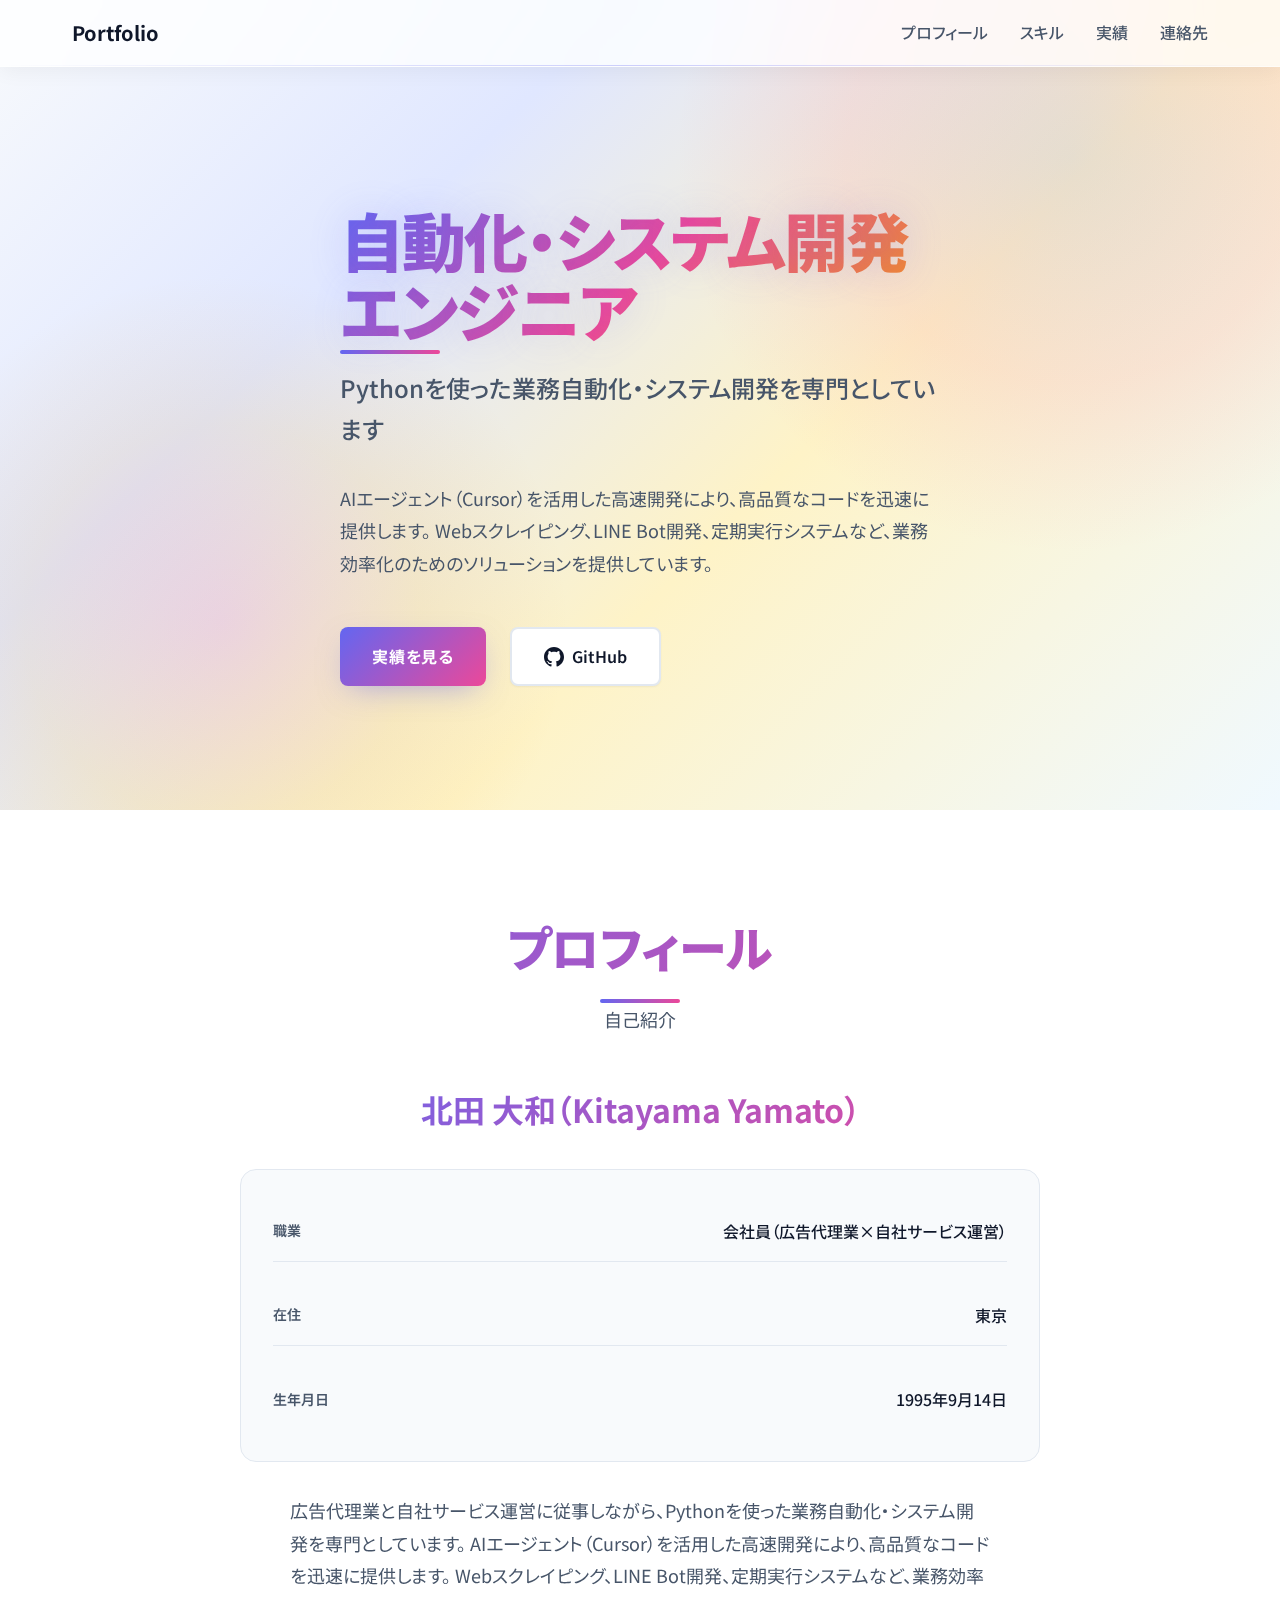
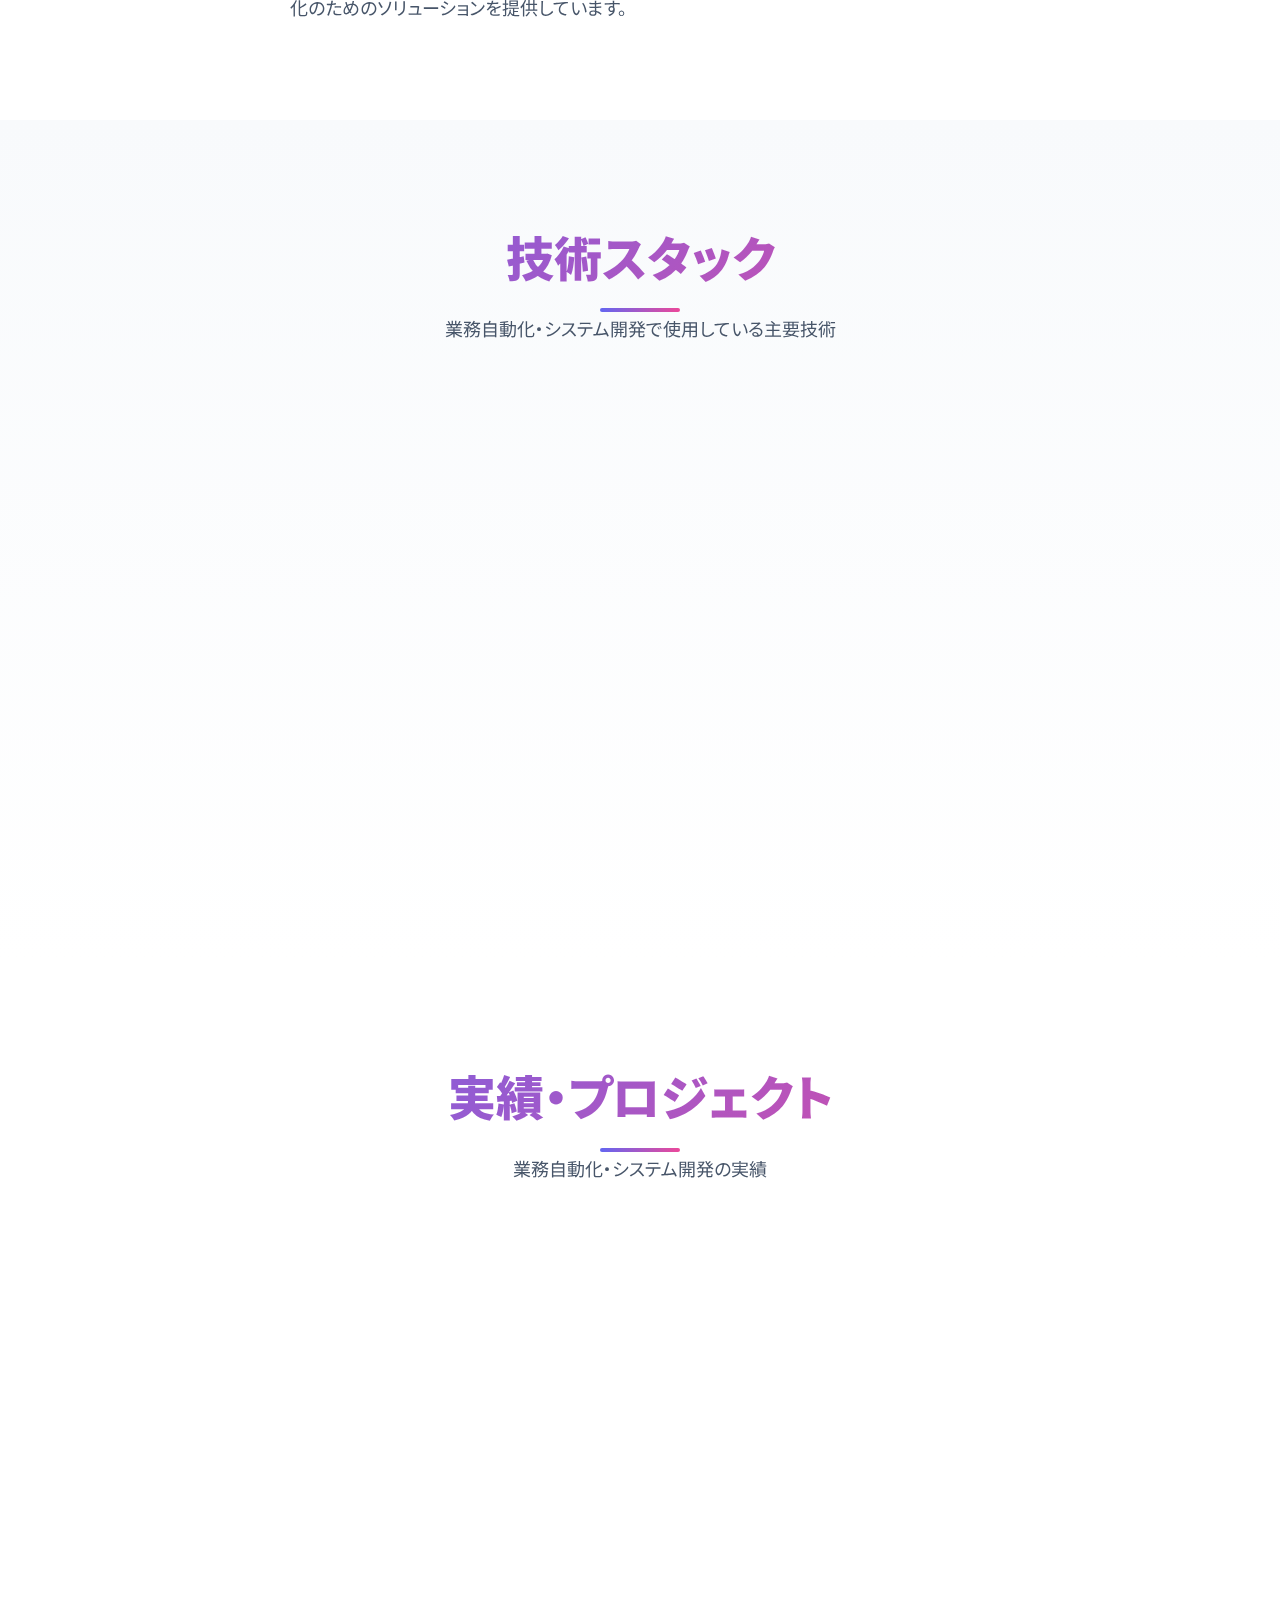
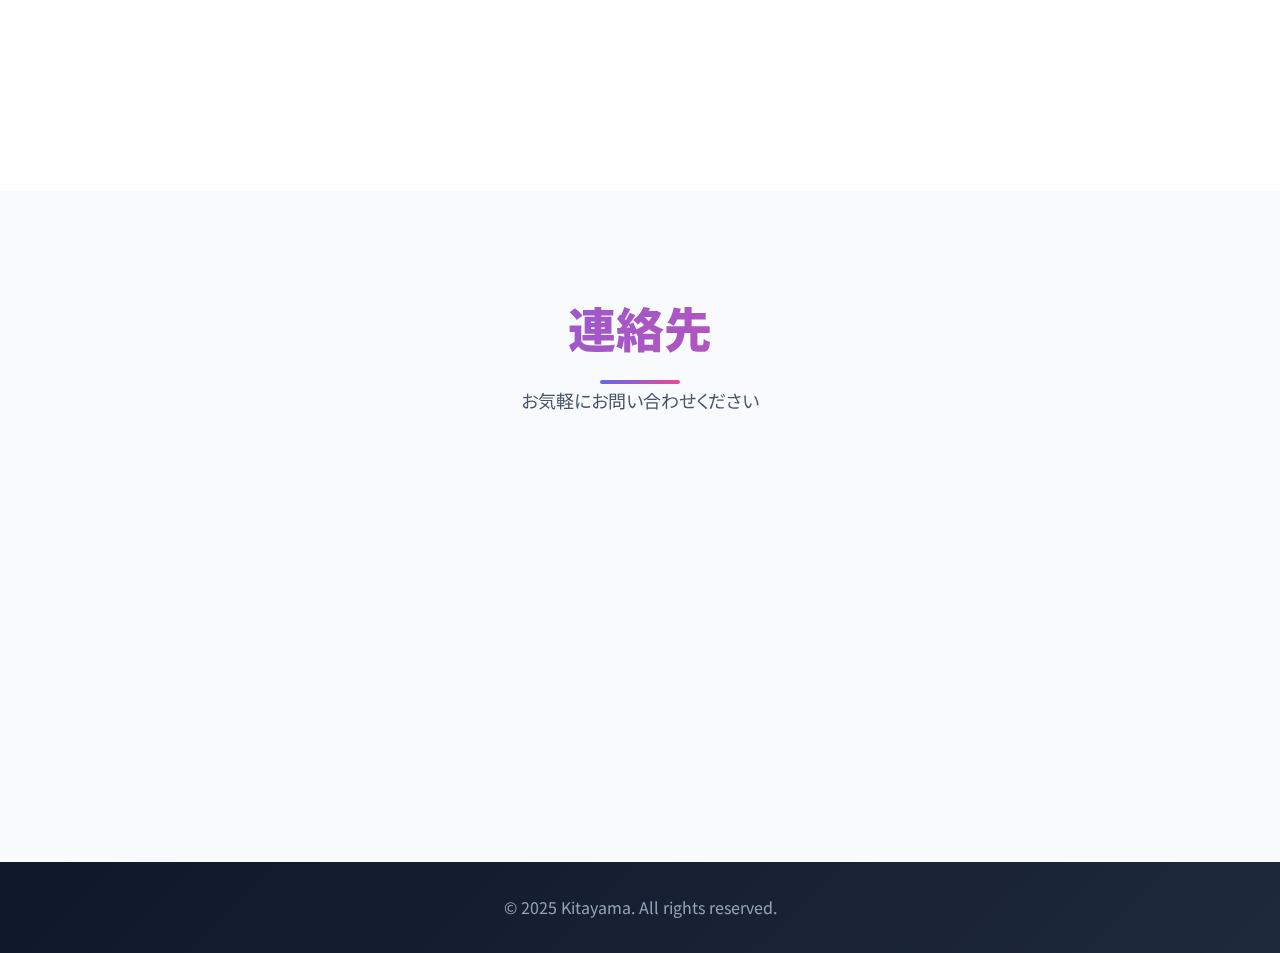
<file: index.html>
<!DOCTYPE html>
<html lang="ja">
<head>
    <meta charset="UTF-8">
    <meta name="viewport" content="width=device-width, initial-scale=1.0">
    <title>Portfolio | Kitayama - 自動化・システム開発エンジニア</title>
    <meta name="description" content="Pythonを使った業務自動化・システム開発を専門とするエンジニアのポートフォリオ">
    <link rel="preconnect" href="https://fonts.googleapis.com">
    <link rel="preconnect" href="https://fonts.gstatic.com" crossorigin>
    <link href="https://fonts.googleapis.com/css2?family=Noto+Sans+JP:wght@400;500;700;900&display=swap" rel="stylesheet">
    <link rel="stylesheet" href="styles.css">
</head>
<body>
    <!-- ナビゲーション -->
    <nav class="navbar">
        <div class="container">
            <div class="nav-content">
                <a href="#home" class="nav-logo">Portfolio</a>
                <ul class="nav-menu">
                    <li><a href="#about">プロフィール</a></li>
                    <li><a href="#skills">スキル</a></li>
                    <li><a href="#projects">実績</a></li>
                    <li><a href="#contact">連絡先</a></li>
                </ul>
            </div>
        </div>
    </nav>

    <!-- ヒーローセクション -->
    <section id="home" class="hero">
        <div class="container">
            <div class="hero-content">
                <h1 class="hero-title">自動化・システム開発エンジニア</h1>
                <p class="hero-subtitle">Pythonを使った業務自動化・システム開発を専門としています</p>
                <p class="hero-description">
                    AIエージェント（Cursor）を活用した高速開発により、高品質なコードを迅速に提供します。
                    Webスクレイピング、LINE Bot開発、定期実行システムなど、業務効率化のためのソリューションを提供しています。
                </p>
                <div class="hero-cta">
                    <a href="#projects" class="btn btn-primary">実績を見る</a>
                    <a href="https://github.com/kitayama-ai" target="_blank" rel="noopener noreferrer" class="btn btn-secondary">
                        <svg class="icon" width="20" height="20" viewBox="0 0 24 24" fill="currentColor">
                            <path d="M12 0c-6.626 0-12 5.373-12 12 0 5.302 3.438 9.8 8.207 11.387.599.111.793-.261.793-.577v-2.234c-3.338.726-4.033-1.416-4.033-1.416-.546-1.387-1.333-1.756-1.333-1.756-1.089-.745.083-.729.083-.729 1.205.084 1.839 1.237 1.839 1.237 1.07 1.834 2.807 1.304 3.492.997.107-.775.418-1.305.762-1.604-2.665-.305-5.467-1.334-5.467-5.931 0-1.311.469-2.381 1.236-3.221-.124-.303-.535-1.524.117-3.176 0 0 1.008-.322 3.301 1.23.957-.266 1.983-.399 3.003-.404 1.02.005 2.047.138 3.006.404 2.291-1.552 3.297-1.23 3.297-1.23.653 1.653.242 2.874.118 3.176.77.84 1.235 1.911 1.235 3.221 0 4.609-2.807 5.624-5.479 5.921.43.372.823 1.102.823 2.222v3.293c0 .319.192.694.801.576 4.765-1.589 8.199-6.086 8.199-11.386 0-6.627-5.373-12-12-12z"/>
                        </svg>
                        GitHub
                    </a>
                </div>
            </div>
        </div>
    </section>

    <!-- プロフィールセクション -->
    <section id="about" class="about">
        <div class="container">
            <h2 class="section-title">プロフィール</h2>
            <p class="section-subtitle">自己紹介</p>
            <div class="about-content">
                <div class="about-text">
                    <h3>北田 大和（Kitayama Yamato）</h3>
                    <div class="about-info">
                        <div class="about-item">
                            <span class="about-label">職業</span>
                            <span class="about-value">会社員（広告代理業×自社サービス運営）</span>
                        </div>
                        <div class="about-item">
                            <span class="about-label">在住</span>
                            <span class="about-value">東京</span>
                        </div>
                        <div class="about-item">
                            <span class="about-label">生年月日</span>
                            <span class="about-value">1995年9月14日</span>
                        </div>
                    </div>
                    <p class="about-description">
                        広告代理業と自社サービス運営に従事しながら、Pythonを使った業務自動化・システム開発を専門としています。
                        AIエージェント（Cursor）を活用した高速開発により、高品質なコードを迅速に提供します。
                        Webスクレイピング、LINE Bot開発、定期実行システムなど、業務効率化のためのソリューションを提供しています。
                    </p>
                </div>
            </div>
        </div>
    </section>

    <!-- スキルセクション -->
    <section id="skills" class="skills">
        <div class="container">
            <h2 class="section-title">技術スタック</h2>
            <p class="section-subtitle">業務自動化・システム開発で使用している主要技術</p>
            <div class="skills-grid">
                <div class="skill-category">
                    <h3 class="skill-category-title">プログラミング言語</h3>
                    <div class="skill-tags">
                        <span class="skill-tag">Python</span>
                    </div>
                </div>
                <div class="skill-category">
                    <h3 class="skill-category-title">スクレイピング</h3>
                    <div class="skill-tags">
                        <span class="skill-tag">BeautifulSoup</span>
                        <span class="skill-tag">Selenium</span>
                        <span class="skill-tag">Playwright</span>
                    </div>
                </div>
                <div class="skill-category">
                    <h3 class="skill-category-title">API連携</h3>
                    <div class="skill-tags">
                        <span class="skill-tag">LINE Messaging API</span>
                        <span class="skill-tag">Google Sheets API</span>
                        <span class="skill-tag">REST API</span>
                    </div>
                </div>
                <div class="skill-category">
                    <h3 class="skill-category-title">自動化・スケジューリング</h3>
                    <div class="skill-tags">
                        <span class="skill-tag">n8n</span>
                        <span class="skill-tag">Docker</span>
                        <span class="skill-tag">Google Apps Script</span>
                        <span class="skill-tag">cron</span>
                    </div>
                </div>
                <div class="skill-category">
                    <h3 class="skill-category-title">AI・機械学習</h3>
                    <div class="skill-tags">
                        <span class="skill-tag">OpenAI API</span>
                        <span class="skill-tag">AIエージェント（Cursor）</span>
                    </div>
                </div>
                <div class="skill-category">
                    <h3 class="skill-category-title">その他</h3>
                    <div class="skill-tags">
                        <span class="skill-tag">Git/GitHub</span>
                        <span class="skill-tag">HTML/CSS/JavaScript</span>
                    </div>
                </div>
            </div>
        </div>
    </section>

    <!-- 実績セクション -->
    <section id="projects" class="projects">
        <div class="container">
            <h2 class="section-title">実績・プロジェクト</h2>
            <p class="section-subtitle">業務自動化・システム開発の実績</p>
            <div class="projects-grid" id="projects-grid">
                <!-- プロジェクトはJavaScriptで動的に読み込まれます -->
            </div>
        </div>
    </section>

    <!-- 連絡先セクション -->
    <section id="contact" class="contact">
        <div class="container">
            <h2 class="section-title">連絡先</h2>
            <p class="section-subtitle">お気軽にお問い合わせください</p>
            <div class="contact-content">
                <div class="contact-item">
                    <svg class="contact-icon" width="24" height="24" viewBox="0 0 24 24" fill="currentColor">
                        <path d="M12 0c-6.626 0-12 5.373-12 12 0 5.302 3.438 9.8 8.207 11.387.599.111.793-.261.793-.577v-2.234c-3.338.726-4.033-1.416-4.033-1.416-.546-1.387-1.333-1.756-1.333-1.756-1.089-.745.083-.729.083-.729 1.205.084 1.839 1.237 1.839 1.237 1.07 1.834 2.807 1.304 3.492.997.107-.775.418-1.305.762-1.604-2.665-.305-5.467-1.334-5.467-5.931 0-1.311.469-2.381 1.236-3.221-.124-.303-.535-1.524.117-3.176 0 0 1.008-.322 3.301 1.23.957-.266 1.983-.399 3.003-.404 1.02.005 2.047.138 3.006.404 2.291-1.552 3.297-1.23 3.297-1.23.653 1.653.242 2.874.118 3.176.77.84 1.235 1.911 1.235 3.221 0 4.609-2.807 5.624-5.479 5.921.43.372.823 1.102.823 2.222v3.293c0 .319.192.694.801.576 4.765-1.589 8.199-6.086 8.199-11.386 0-6.627-5.373-12-12-12z"/>
                    </svg>
                    <div>
                        <h3>GitHub</h3>
                        <a href="https://github.com/kitayama-ai" target="_blank" rel="noopener noreferrer">github.com/kitayama-ai</a>
                    </div>
                </div>
                <div class="contact-item">
                    <svg class="contact-icon" width="24" height="24" viewBox="0 0 24 24" fill="none" stroke="currentColor" stroke-width="2">
                        <path d="M4 4h16c1.1 0 2 .9 2 2v12c0 1.1-.9 2-2 2H4c-1.1 0-2-.9-2-2V6c0-1.1.9-2 2-2z"/>
                        <polyline points="22,6 12,13 2,6"/>
                    </svg>
                    <div>
                        <h3>Email</h3>
                        <p>お問い合わせはGitHubのIssueまたはメールでお願いします</p>
                    </div>
                </div>
            </div>
        </div>
    </section>

    <!-- フッター -->
    <footer class="footer">
        <div class="container">
            <p>&copy; 2025 Kitayama. All rights reserved.</p>
        </div>
    </footer>

    <script src="script.js"></script>
</body>
</html>
</file>
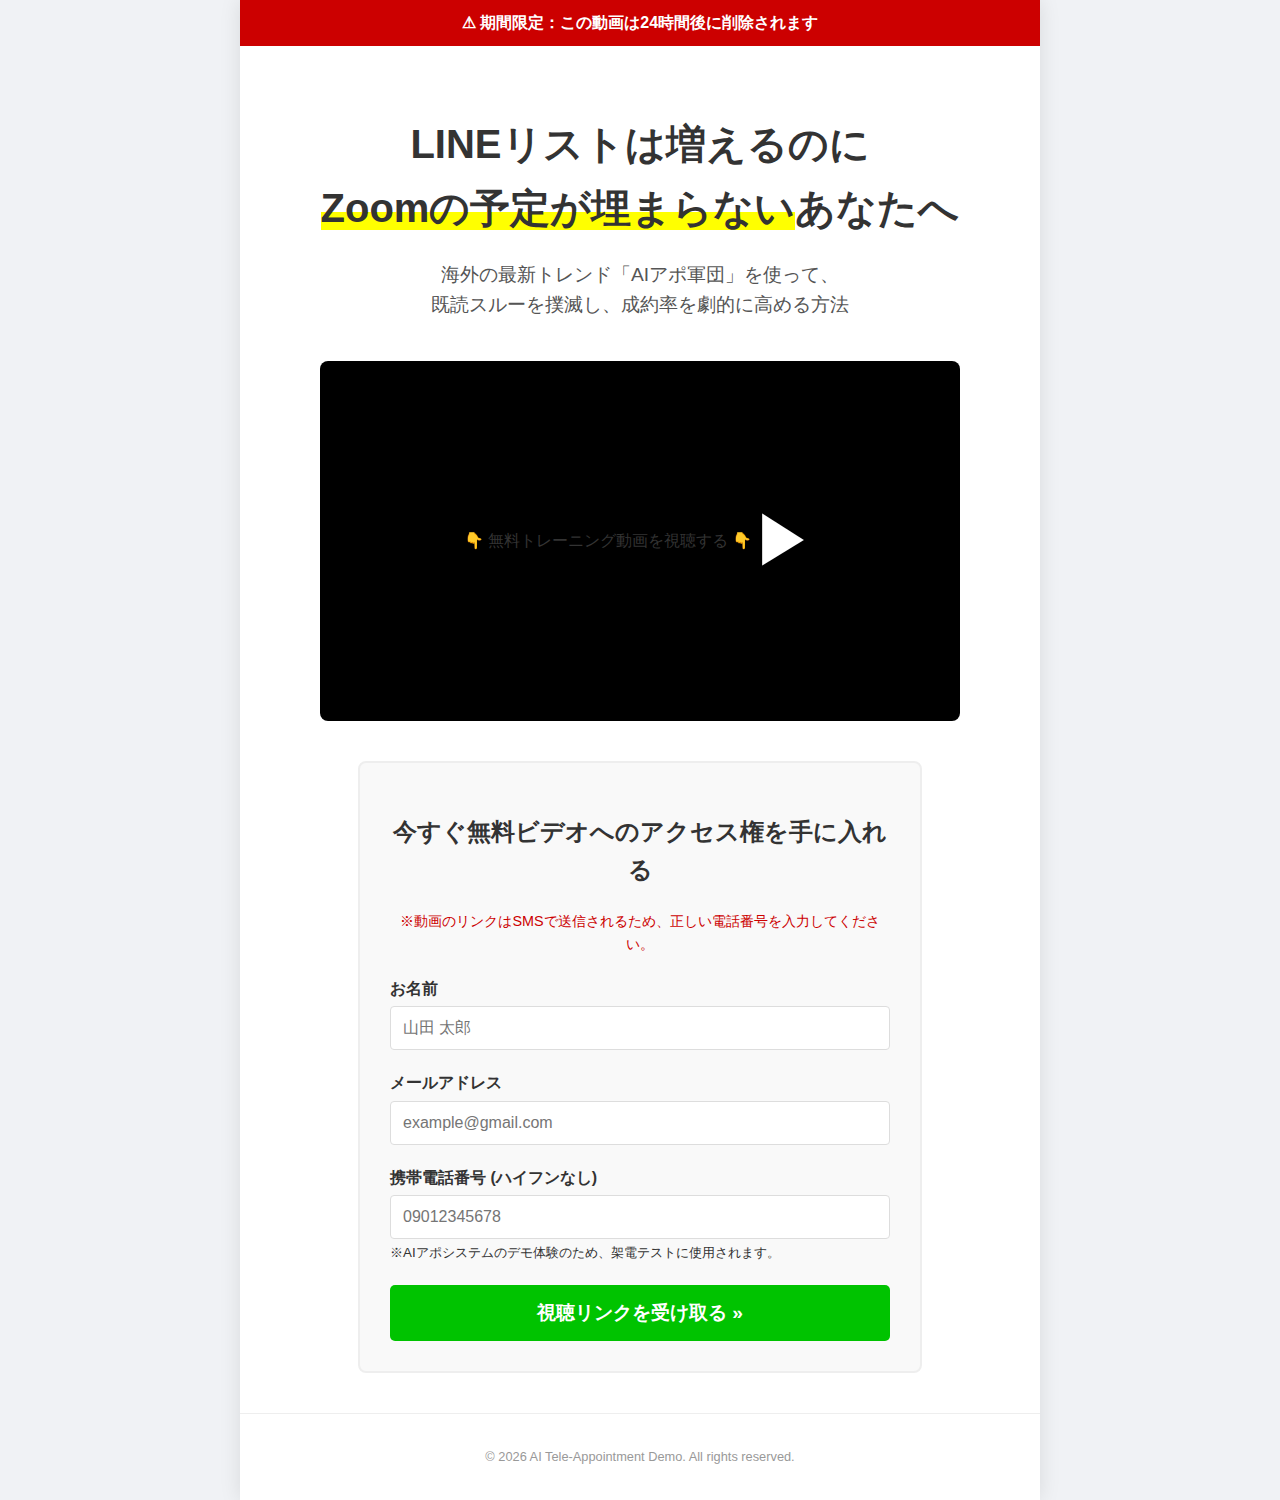
<file: ai-tele-appointment/static/index.html>
<!DOCTYPE html>
<html lang="ja">
<head>
    <meta charset="UTF-8">
    <meta name="viewport" content="width=device-width, initial-scale=1.0">
    <title>【無料公開】Zoomアポ獲得の極意</title>
    <link rel="stylesheet" href="style.css">
</head>
<body>
    <div class="container">
        <header>
            <div class="alert-bar">⚠ 期間限定：この動画は24時間後に削除されます</div>
        </header>
        
        <main>
            <div class="headline-section">
                <h1>LINEリストは増えるのに<br><span class="highlight">Zoomの予定が埋まらない</span>あなたへ</h1>
                <p class="sub-headline">海外の最新トレンド「AIアポ軍団」を使って、<br>既読スルーを撲滅し、成約率を劇的に高める方法</p>
            </div>

            <div class="vsl-placeholder">
                <div class="video-overlay">
                    <p>👇 無料トレーニング動画を視聴する 👇</p>
                </div>
                <!-- ここにYouTubeやVimeoの埋め込みが入る想定 -->
                <div class="video-mock">
                    <div class="play-button">▶</div>
                </div>
            </div>

            <div class="form-section">
                <h2>今すぐ無料ビデオへのアクセス権を手に入れる</h2>
                <p class="form-note">※動画のリンクはSMSで送信されるため、正しい電話番号を入力してください。</p>
                
                <form id="optin-form">
                    <div class="input-group">
                        <label for="name">お名前</label>
                        <input type="text" id="name" name="name" placeholder="山田 太郎" required>
                    </div>
                    
                    <div class="input-group">
                        <label for="email">メールアドレス</label>
                        <input type="email" id="email" name="email" placeholder="example@gmail.com" required>
                    </div>

                    <div class="input-group">
                        <label for="phone">携帯電話番号 (ハイフンなし)</label>
                        <input type="tel" id="phone" name="phone" placeholder="09012345678" pattern="[0-9]{10,11}" required>
                        <small>※AIアポシステムのデモ体験のため、架電テストに使用されます。</small>
                    </div>

                    <button type="submit" class="cta-button">視聴リンクを受け取る &raquo;</button>
                </form>
                <div id="status-message" style="display:none; margin-top: 10px;"></div>
            </div>
        </main>

        <footer>
            <p>&copy; 2026 AI Tele-Appointment Demo. All rights reserved.</p>
        </footer>
    </div>

    <script>
        document.getElementById('optin-form').addEventListener('submit', async function(e) {
            e.preventDefault();
            
            const formData = {
                name: document.getElementById('name').value,
                email: document.getElementById('email').value,
                phone: document.getElementById('phone').value
            };

            const statusDiv = document.getElementById('status-message');
            const submitBtn = document.querySelector('.cta-button');
            
            submitBtn.disabled = true;
            submitBtn.textContent = "送信中...";

            try {
                const response = await fetch('/api/register', {
                    method: 'POST',
                    headers: {
                        'Content-Type': 'application/json',
                    },
                    body: JSON.stringify(formData)
                });

                const result = await response.json();

                if (response.ok) {
                    statusDiv.style.display = 'block';
                    statusDiv.style.color = 'green';
                    statusDiv.innerHTML = '<strong>登録完了！</strong><br>数秒以内に、あなたの携帯電話にAIから着信があります。<br>そのまま動画をお待ちください...';
                    
                    // ここでサンクスページへリダイレクトなどの処理
                    setTimeout(() => {
                        alert("デモ: バックエンドでVapi API呼び出しが完了しました。\n(APIキー未設定の場合はモック動作)");
                    }, 1000);
                } else {
                    throw new Error(result.message || 'エラーが発生しました');
                }
            } catch (error) {
                statusDiv.style.display = 'block';
                statusDiv.style.color = 'red';
                statusDiv.textContent = 'エラー: ' + error.message;
                submitBtn.disabled = false;
                submitBtn.textContent = "視聴リンクを受け取る »";
            }
        });
    </script>
</body>
</html>
</file>
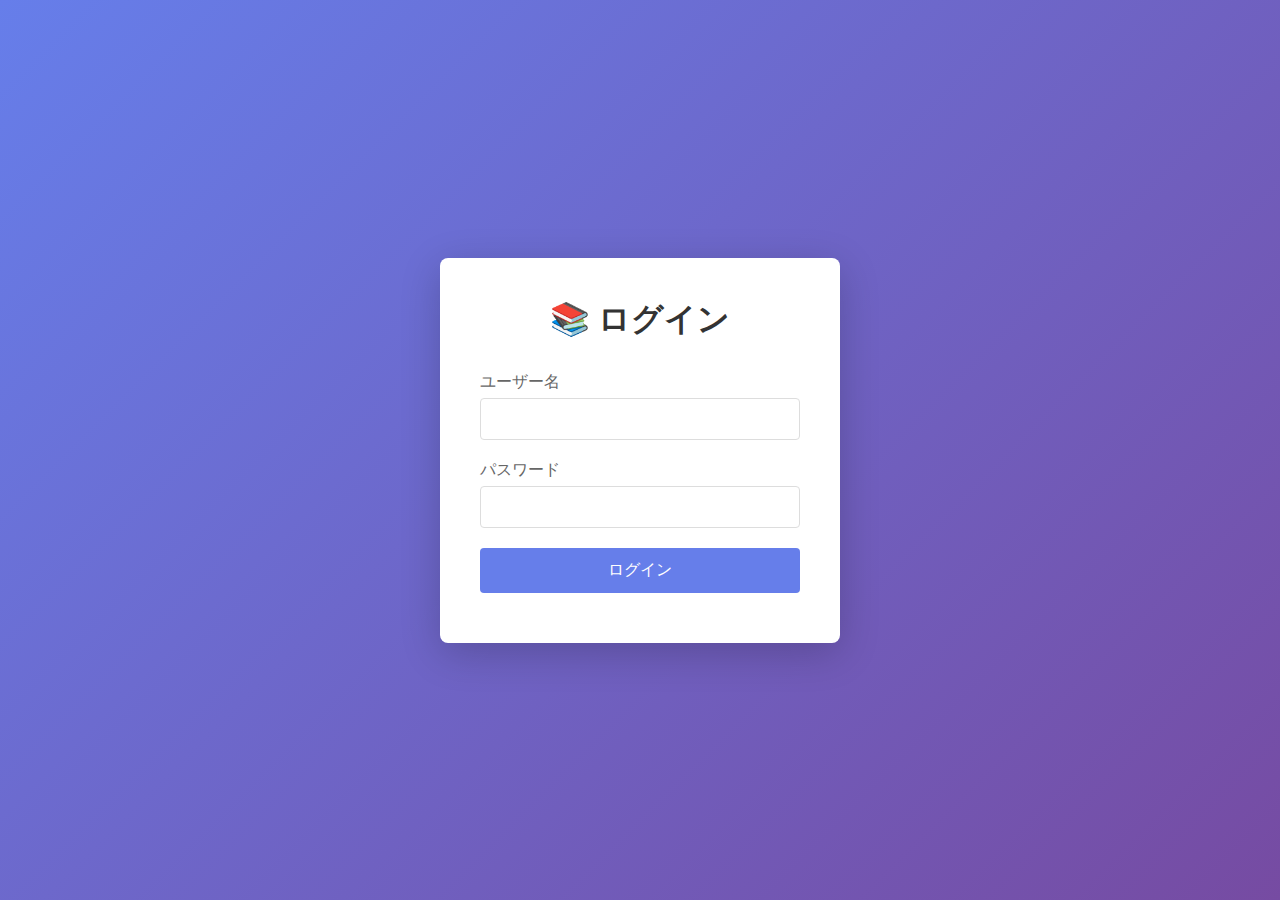
<file: online-school-bot/frontend/login.html>
<!DOCTYPE html>
<html lang="ja">
<head>
    <meta charset="UTF-8">
    <meta name="viewport" content="width=device-width, initial-scale=1.0">
    <title>ログイン - ISAIチャットボット</title>
    <style>
        * {
            margin: 0;
            padding: 0;
            box-sizing: border-box;
        }
        
        body {
            font-family: -apple-system, BlinkMacSystemFont, 'Segoe UI', Roboto, sans-serif;
            background: linear-gradient(135deg, #667eea 0%, #764ba2 100%);
            display: flex;
            justify-content: center;
            align-items: center;
            min-height: 100vh;
            padding: 20px;
        }
        
        .login-container {
            background: white;
            padding: 40px;
            border-radius: 8px;
            box-shadow: 0 10px 40px rgba(0,0,0,0.2);
            width: 100%;
            max-width: 400px;
        }
        
        h1 {
            text-align: center;
            margin-bottom: 30px;
            color: #333;
        }
        
        .form-group {
            margin-bottom: 20px;
        }
        
        label {
            display: block;
            margin-bottom: 5px;
            color: #666;
            font-weight: 500;
        }
        
        input {
            width: 100%;
            padding: 12px;
            border: 1px solid #ddd;
            border-radius: 4px;
            font-size: 14px;
        }
        
        button {
            width: 100%;
            padding: 12px;
            background: #667eea;
            color: white;
            border: none;
            border-radius: 4px;
            font-size: 16px;
            font-weight: 500;
            cursor: pointer;
            transition: background 0.2s;
        }
        
        button:hover {
            background: #5568d3;
        }
        
        .error {
            color: #dc3545;
            margin-top: 10px;
            font-size: 14px;
        }
    </style>
</head>
<body>
    <div class="login-container">
        <h1>📚 ログイン</h1>
        <form id="loginForm" onsubmit="login(event)">
            <div class="form-group">
                <label>ユーザー名</label>
                <input type="text" id="username" required />
            </div>
            <div class="form-group">
                <label>パスワード</label>
                <input type="password" id="password" required />
            </div>
            <button type="submit">ログイン</button>
            <div id="error" class="error"></div>
        </form>
    </div>
    
    <script>
        async function login(event) {
            event.preventDefault();
            
            const username = document.getElementById('username').value;
            const password = document.getElementById('password').value;
            const errorDiv = document.getElementById('error');
            
            try {
                const response = await fetch('/api/auth/login', {
                    method: 'POST',
                    headers: {
                        'Content-Type': 'application/json'
                    },
                    body: JSON.stringify({ username, password })
                });
                
                if (!response.ok) {
                    const error = await response.json();
                    throw new Error(error.detail || 'ログインに失敗しました');
                }
                
                const data = await response.json();
                localStorage.setItem('authToken', data.access_token);
                window.location.href = '/';
            } catch (error) {
                errorDiv.textContent = error.message;
            }
        }
    </script>
</body>
</html>
</file>
<file: styles.css>
/* リセット & ベース設定 */
* {
    margin: 0;
    padding: 0;
    box-sizing: border-box;
}

:root {
    --primary-color: #6366f1;
    --primary-hover: #4f46e5;
    --primary-light: #818cf8;
    --accent-color: #ec4899;
    --accent-light: #f472b6;
    --accent-2: #f59e0b;
    --accent-3: #10b981;
    --secondary-color: #64748b;
    --text-primary: #0f172a;
    --text-secondary: #475569;
    --text-muted: #94a3b8;
    --bg-primary: #ffffff;
    --bg-secondary: #f8fafc;
    --bg-tertiary: #f1f5f9;
    --bg-gradient-start: #f8fafc;
    --bg-gradient-end: #ffffff;
    --bg-hero-gradient: linear-gradient(135deg, #667eea 0%, #764ba2 100%);
    --border-color: #e2e8f0;
    --shadow-sm: 0 1px 2px 0 rgba(0, 0, 0, 0.05);
    --shadow-md: 0 4px 6px -1px rgba(0, 0, 0, 0.1), 0 2px 4px -1px rgba(0, 0, 0, 0.06);
    --shadow-lg: 0 10px 15px -3px rgba(0, 0, 0, 0.1), 0 4px 6px -2px rgba(0, 0, 0, 0.05);
    --shadow-xl: 0 20px 25px -5px rgba(0, 0, 0, 0.1), 0 10px 10px -5px rgba(0, 0, 0, 0.04);
    --shadow-colored: 0 10px 30px -10px rgba(99, 102, 241, 0.4);
    --shadow-colored-lg: 0 20px 60px -15px rgba(99, 102, 241, 0.5);
    --spacing-xs: 0.5rem;
    --spacing-sm: 1rem;
    --spacing-md: 1.5rem;
    --spacing-lg: 2rem;
    --spacing-xl: 3rem;
    --spacing-2xl: 4rem;
    --spacing-3xl: 6rem;
}

html {
    scroll-behavior: smooth;
}

body {
    font-family: 'Noto Sans JP', -apple-system, BlinkMacSystemFont, 'Segoe UI', 'Hiragino Kaku Gothic ProN', 'Hiragino Sans', Meiryo, sans-serif;
    line-height: 1.7;
    color: var(--text-primary);
    background-color: var(--bg-primary);
    background-image: 
        radial-gradient(circle at 20% 50%, rgba(99, 102, 241, 0.03) 0%, transparent 50%),
        radial-gradient(circle at 80% 80%, rgba(236, 72, 153, 0.03) 0%, transparent 50%),
        radial-gradient(circle at 40% 20%, rgba(245, 158, 11, 0.02) 0%, transparent 50%);
    background-attachment: fixed;
    -webkit-font-smoothing: antialiased;
    -moz-osx-font-smoothing: grayscale;
    font-feature-settings: "palt" 1;
    position: relative;
    overflow-x: hidden;
}

.container {
    max-width: 1200px;
    margin: 0 auto;
    padding: 0 var(--spacing-lg);
    position: relative;
}

/* ナビゲーション */
.navbar {
    position: fixed;
    top: 0;
    left: 0;
    right: 0;
    background: rgba(255, 255, 255, 0.8);
    backdrop-filter: blur(20px) saturate(180%);
    border-bottom: 1px solid rgba(255, 255, 255, 0.5);
    box-shadow: 0 4px 20px rgba(0, 0, 0, 0.05);
    z-index: 1000;
    padding: var(--spacing-sm) 0;
    transition: all 0.3s ease;
}

.navbar::before {
    content: '';
    position: absolute;
    bottom: 0;
    left: 0;
    width: 100%;
    height: 1px;
    background: linear-gradient(90deg, transparent, var(--primary-color), transparent);
    opacity: 0.3;
}

.nav-content {
    display: flex;
    justify-content: space-between;
    align-items: center;
}

.nav-logo {
    font-size: 1.25rem;
    font-weight: 700;
    color: var(--text-primary);
    text-decoration: none;
    transition: color 0.2s;
}

.nav-logo:hover {
    color: var(--primary-color);
}

.nav-menu {
    display: flex;
    list-style: none;
    gap: var(--spacing-lg);
}

.nav-menu a {
    color: var(--text-secondary);
    text-decoration: none;
    font-weight: 500;
    transition: color 0.2s;
    position: relative;
}

.nav-menu a:hover {
    color: var(--primary-color);
}

.nav-menu a::after {
    content: '';
    position: absolute;
    bottom: -4px;
    left: 0;
    width: 0;
    height: 2px;
    background-color: var(--primary-color);
    transition: width 0.2s;
}

.nav-menu a:hover::after {
    width: 100%;
}

/* ヒーローセクション */
.hero {
    padding: calc(80px + var(--spacing-3xl)) 0 var(--spacing-3xl);
    background: linear-gradient(135deg, #f8fafc 0%, #e0e7ff 30%, #fef3c7 60%, #f0f9ff 100%);
    position: relative;
    overflow: hidden;
    min-height: 90vh;
    display: flex;
    align-items: center;
}

.hero::before {
    content: '';
    position: absolute;
    top: -30%;
    right: -15%;
    width: 800px;
    height: 800px;
    background: radial-gradient(circle, rgba(99, 102, 241, 0.15) 0%, rgba(236, 72, 153, 0.1) 40%, transparent 70%);
    border-radius: 50%;
    pointer-events: none;
    animation: float 20s ease-in-out infinite;
}

.hero::after {
    content: '';
    position: absolute;
    bottom: -20%;
    left: -10%;
    width: 700px;
    height: 700px;
    background: radial-gradient(circle, rgba(236, 72, 153, 0.15) 0%, rgba(245, 158, 11, 0.1) 40%, transparent 70%);
    border-radius: 50%;
    pointer-events: none;
    animation: float 25s ease-in-out infinite reverse;
}

.hero .container {
    position: relative;
    z-index: 1;
}

.hero-wrapper {
    display: grid;
    grid-template-columns: 1fr 1fr;
    gap: var(--spacing-3xl);
    align-items: center;
    position: relative;
    z-index: 1;
}

.hero-content {
    text-align: left;
    max-width: 600px;
    position: relative;
    z-index: 1;
    animation: fadeInUp 0.8s ease-out;
}

@media (max-width: 968px) {
    .hero-wrapper {
        grid-template-columns: 1fr;
        gap: var(--spacing-xl);
    }
    
    .hero-content {
        text-align: center;
    }
}

.hero-title {
    font-size: 4rem;
    font-weight: 900;
    background: linear-gradient(135deg, var(--primary-color) 0%, var(--accent-color) 50%, var(--accent-2) 100%);
    -webkit-background-clip: text;
    -webkit-text-fill-color: transparent;
    background-clip: text;
    margin-bottom: var(--spacing-md);
    line-height: 1.1;
    letter-spacing: -0.03em;
    text-shadow: 0 0 40px rgba(99, 102, 241, 0.2);
    position: relative;
    animation: fadeInUp 1s ease-out;
}

.hero-title::after {
    content: '';
    position: absolute;
    bottom: -10px;
    left: 0;
    width: 100px;
    height: 4px;
    background: linear-gradient(90deg, var(--primary-color), var(--accent-color));
    border-radius: 2px;
}

@media (max-width: 968px) {
    .hero-title::after {
        left: 50%;
        transform: translateX(-50%);
    }
}

.hero-subtitle {
    font-size: 1.5rem;
    font-weight: 500;
    color: var(--text-secondary);
    margin-bottom: var(--spacing-lg);
}

.hero-description {
    font-size: 1.125rem;
    color: var(--text-secondary);
    line-height: 1.8;
    margin-bottom: var(--spacing-xl);
}

.hero-cta {
    display: flex;
    gap: var(--spacing-md);
    justify-content: flex-start;
    flex-wrap: wrap;
    margin-top: var(--spacing-xl);
}

@media (max-width: 968px) {
    .hero-cta {
        justify-content: center;
    }
}

/* ヒーロービジュアル */
.hero-visual {
    position: relative;
    display: flex;
    flex-direction: column;
    align-items: center;
    justify-content: center;
    gap: var(--spacing-xl);
    animation: fadeInUp 1s ease-out 0.3s both;
}

.code-block {
    background: linear-gradient(135deg, rgba(15, 23, 42, 0.95) 0%, rgba(30, 41, 59, 0.95) 100%);
    backdrop-filter: blur(20px);
    border-radius: 1.5rem;
    padding: var(--spacing-lg);
    box-shadow: 0 20px 60px -15px rgba(0, 0, 0, 0.4);
    border: 1px solid rgba(99, 102, 241, 0.2);
    width: 100%;
    max-width: 500px;
    position: relative;
    overflow: hidden;
}

.code-block::before {
    content: '';
    position: absolute;
    top: 0;
    left: 0;
    width: 100%;
    height: 100%;
    background: linear-gradient(135deg, rgba(99, 102, 241, 0.1) 0%, rgba(236, 72, 153, 0.1) 100%);
    opacity: 0;
    transition: opacity 0.5s;
}

.code-block:hover::before {
    opacity: 1;
}

.code-header {
    display: flex;
    align-items: center;
    justify-content: space-between;
    margin-bottom: var(--spacing-md);
    padding-bottom: var(--spacing-sm);
    border-bottom: 1px solid rgba(255, 255, 255, 0.1);
}

.code-dots {
    display: flex;
    gap: 0.5rem;
}

.code-dots span {
    width: 12px;
    height: 12px;
    border-radius: 50%;
    background: rgba(255, 255, 255, 0.3);
}

.code-dots span:nth-child(1) {
    background: #ff5f57;
}

.code-dots span:nth-child(2) {
    background: #ffbd2e;
}

.code-dots span:nth-child(3) {
    background: #28ca42;
}

.code-title {
    color: rgba(255, 255, 255, 0.7);
    font-size: 0.875rem;
    font-family: 'Courier New', monospace;
}

.code-content {
    font-family: 'Courier New', monospace;
    font-size: 0.875rem;
    line-height: 1.8;
    color: #e2e8f0;
}

.code-line {
    margin-bottom: 0.5rem;
}

.code-line .keyword {
    color: #c792ea;
}

.code-line .function {
    color: #82aaff;
}

.code-line .variable {
    color: #ffcb6b;
}

.code-line .comment {
    color: #546e7a;
    font-style: italic;
}

.hero-icons {
    display: flex;
    gap: var(--spacing-lg);
    align-items: center;
    justify-content: center;
    flex-wrap: wrap;
}

.hero-icon {
    width: 80px;
    height: 80px;
    background: linear-gradient(135deg, rgba(255, 255, 255, 0.95) 0%, rgba(255, 255, 255, 0.85) 100%);
    backdrop-filter: blur(10px);
    border-radius: 1.5rem;
    display: flex;
    align-items: center;
    justify-content: center;
    box-shadow: 0 8px 30px -10px rgba(99, 102, 241, 0.3);
    border: 1px solid rgba(255, 255, 255, 0.8);
    transition: all 0.4s cubic-bezier(0.4, 0, 0.2, 1);
    position: relative;
    overflow: hidden;
}

.hero-icon::before {
    content: '';
    position: absolute;
    top: 50%;
    left: 50%;
    width: 0;
    height: 0;
    border-radius: 50%;
    background: linear-gradient(135deg, var(--primary-color), var(--accent-color));
    transform: translate(-50%, -50%);
    transition: width 0.4s, height 0.4s;
    z-index: -1;
}

.hero-icon:hover::before {
    width: 200px;
    height: 200px;
}

.hero-icon:hover {
    transform: translateY(-8px) scale(1.1);
    box-shadow: 0 20px 50px -10px rgba(99, 102, 241, 0.5);
    border-color: var(--primary-color);
}

.hero-icon svg {
    width: 40px;
    height: 40px;
    color: var(--primary-color);
    transition: color 0.3s;
    position: relative;
    z-index: 1;
}

.hero-icon:hover svg {
    color: white;
}

.icon-python svg {
    width: 48px;
    height: 48px;
}

.icon-automation svg {
    width: 36px;
    height: 36px;
}

.icon-ai svg {
    width: 36px;
    height: 36px;
}

@media (max-width: 968px) {
    .hero-visual {
        margin-top: var(--spacing-xl);
    }
}

.btn {
    display: inline-flex;
    align-items: center;
    gap: var(--spacing-xs);
    padding: 0.875rem 2rem;
    font-size: 1rem;
    font-weight: 600;
    text-decoration: none;
    border-radius: 0.5rem;
    transition: all 0.2s;
    border: none;
    cursor: pointer;
}

.btn-primary {
    background: linear-gradient(135deg, var(--primary-color) 0%, var(--accent-color) 100%);
    color: white;
    border: none;
    box-shadow: 0 10px 30px -10px rgba(99, 102, 241, 0.5);
    position: relative;
    overflow: hidden;
    font-weight: 700;
    letter-spacing: 0.05em;
}

.btn-primary::before {
    content: '';
    position: absolute;
    top: 0;
    left: -100%;
    width: 100%;
    height: 100%;
    background: linear-gradient(90deg, transparent, rgba(255, 255, 255, 0.4), transparent);
    transition: left 0.6s;
}

.btn-primary:hover::before {
    left: 100%;
}

.btn-primary::after {
    content: '';
    position: absolute;
    inset: 0;
    border-radius: 0.5rem;
    padding: 2px;
    background: linear-gradient(135deg, var(--primary-light), var(--accent-light));
    -webkit-mask: linear-gradient(#fff 0 0) content-box, linear-gradient(#fff 0 0);
    -webkit-mask-composite: xor;
    mask-composite: exclude;
    opacity: 0;
    transition: opacity 0.3s;
}

.btn-primary:hover::after {
    opacity: 1;
}

.btn-primary:hover {
    background: linear-gradient(135deg, var(--primary-light) 0%, var(--accent-light) 100%);
    transform: translateY(-4px) scale(1.02);
    box-shadow: 0 20px 50px -10px rgba(99, 102, 241, 0.6);
}

.btn-secondary {
    background-color: var(--bg-primary);
    color: var(--text-primary);
    border: 2px solid var(--border-color);
    box-shadow: var(--shadow-sm);
}

.btn-secondary:hover {
    background-color: var(--bg-secondary);
    border-color: var(--primary-color);
    color: var(--primary-color);
    transform: translateY(-3px);
    box-shadow: var(--shadow-md);
}

.btn .icon {
    width: 20px;
    height: 20px;
}

/* セクション共通 */
section {
    padding: var(--spacing-3xl) 0;
}

.section-title {
    font-size: 3rem;
    font-weight: 900;
    background: linear-gradient(135deg, var(--primary-color) 0%, var(--accent-color) 100%);
    -webkit-background-clip: text;
    -webkit-text-fill-color: transparent;
    background-clip: text;
    text-align: center;
    margin-bottom: var(--spacing-sm);
    position: relative;
    display: inline-block;
    width: 100%;
}

.section-title::after {
    content: '';
    position: absolute;
    bottom: -15px;
    left: 50%;
    transform: translateX(-50%);
    width: 80px;
    height: 4px;
    background: linear-gradient(90deg, var(--primary-color), var(--accent-color));
    border-radius: 2px;
}

.section-subtitle {
    font-size: 1.125rem;
    color: var(--text-secondary);
    text-align: center;
    margin-bottom: var(--spacing-xl);
}

/* プロフィールセクション */
.about {
    background-color: var(--bg-primary);
    position: relative;
}

.about-content {
    max-width: 800px;
    margin: 0 auto;
}

.about-text {
    text-align: center;
}

.about-text h3 {
    font-size: 2rem;
    font-weight: 700;
    color: var(--text-primary);
    margin-bottom: var(--spacing-lg);
    background: linear-gradient(135deg, var(--primary-color) 0%, var(--accent-color) 100%);
    -webkit-background-clip: text;
    -webkit-text-fill-color: transparent;
    background-clip: text;
}

.about-info {
    display: flex;
    flex-direction: column;
    gap: var(--spacing-md);
    margin-bottom: var(--spacing-lg);
    padding: var(--spacing-lg);
    background-color: var(--bg-secondary);
    border-radius: 1rem;
    border: 1px solid var(--border-color);
}

.about-item {
    display: flex;
    justify-content: space-between;
    align-items: center;
    padding: var(--spacing-sm) 0;
    border-bottom: 1px solid var(--border-color);
}

.about-item:last-child {
    border-bottom: none;
}

.about-label {
    font-weight: 600;
    color: var(--text-secondary);
    font-size: 0.875rem;
}

.about-value {
    font-weight: 500;
    color: var(--text-primary);
    text-align: right;
}

.about-description {
    color: var(--text-secondary);
    line-height: 1.8;
    font-size: 1.125rem;
    text-align: left;
    max-width: 700px;
    margin: 0 auto;
}

/* スキルセクション */
.skills {
    background: linear-gradient(180deg, var(--bg-secondary) 0%, var(--bg-primary) 100%);
    position: relative;
}

.skills-grid {
    display: grid;
    grid-template-columns: repeat(auto-fit, minmax(300px, 1fr));
    gap: var(--spacing-lg);
}

.skill-category {
    background: linear-gradient(135deg, rgba(255, 255, 255, 0.95) 0%, rgba(255, 255, 255, 0.85) 100%);
    backdrop-filter: blur(10px);
    padding: var(--spacing-lg);
    border-radius: 1.5rem;
    box-shadow: 0 4px 20px rgba(0, 0, 0, 0.08);
    border: 1px solid rgba(255, 255, 255, 0.8);
    transition: all 0.4s cubic-bezier(0.4, 0, 0.2, 1);
    position: relative;
    overflow: hidden;
}

.skill-category::before {
    content: '';
    position: absolute;
    top: 0;
    left: 0;
    width: 4px;
    height: 100%;
    background: linear-gradient(180deg, var(--primary-color) 0%, var(--accent-color) 100%);
    transform: scaleY(0);
    transition: transform 0.3s ease;
}

.skill-category:hover::before {
    transform: scaleY(1);
}

.skill-category:hover {
    transform: translateY(-4px);
    box-shadow: var(--shadow-lg);
    border-color: var(--primary-color);
}

.skill-category-title {
    font-size: 1.25rem;
    font-weight: 700;
    color: var(--text-primary);
    margin-bottom: var(--spacing-md);
}

.skill-tags {
    display: flex;
    flex-wrap: wrap;
    gap: var(--spacing-xs);
}

.skill-tag {
    display: inline-block;
    padding: 0.5rem 1.25rem;
    background: linear-gradient(135deg, rgba(99, 102, 241, 0.1) 0%, rgba(236, 72, 153, 0.1) 100%);
    color: var(--primary-color);
    border-radius: 2rem;
    font-size: 0.875rem;
    font-weight: 600;
    border: 2px solid rgba(99, 102, 241, 0.2);
    transition: all 0.3s cubic-bezier(0.4, 0, 0.2, 1);
    position: relative;
    overflow: hidden;
}

.skill-tag::before {
    content: '';
    position: absolute;
    top: 50%;
    left: 50%;
    width: 0;
    height: 0;
    border-radius: 50%;
    background: linear-gradient(135deg, var(--primary-color), var(--accent-color));
    transform: translate(-50%, -50%);
    transition: width 0.3s, height 0.3s;
    z-index: -1;
}

.skill-tag:hover::before {
    width: 300px;
    height: 300px;
}

.skill-tag:hover {
    color: white;
    border-color: var(--primary-color);
    transform: translateY(-3px) scale(1.05);
    box-shadow: 0 8px 25px -8px rgba(99, 102, 241, 0.5);
}

/* 実績セクション */
.projects-grid {
    display: grid;
    grid-template-columns: repeat(auto-fill, minmax(350px, 1fr));
    gap: var(--spacing-lg);
}

.project-card {
    background: linear-gradient(135deg, rgba(255, 255, 255, 0.9) 0%, rgba(255, 255, 255, 0.7) 100%);
    backdrop-filter: blur(10px);
    border: 1px solid rgba(255, 255, 255, 0.8);
    border-radius: 1.5rem;
    padding: var(--spacing-lg);
    transition: all 0.5s cubic-bezier(0.4, 0, 0.2, 1);
    display: flex;
    flex-direction: column;
    position: relative;
    overflow: hidden;
    box-shadow: 0 4px 20px rgba(0, 0, 0, 0.08);
}

.project-card::before {
    content: '';
    position: absolute;
    top: 0;
    left: 0;
    width: 100%;
    height: 100%;
    background: linear-gradient(135deg, rgba(99, 102, 241, 0.05) 0%, rgba(236, 72, 153, 0.05) 100%);
    opacity: 0;
    transition: opacity 0.5s;
}

.project-card:hover::before {
    opacity: 1;
}

.project-card:hover {
    transform: translateY(-12px) scale(1.02);
    box-shadow: 0 25px 50px -12px rgba(99, 102, 241, 0.4);
    border-color: var(--primary-color);
}

.project-header {
    margin-bottom: var(--spacing-md);
}

.project-title {
    font-size: 1.5rem;
    font-weight: 700;
    color: var(--text-primary);
    margin-bottom: var(--spacing-xs);
}

.project-description {
    color: var(--text-secondary);
    line-height: 1.7;
    margin-bottom: var(--spacing-md);
    flex-grow: 1;
}

.project-tech {
    display: flex;
    flex-wrap: wrap;
    gap: var(--spacing-xs);
    margin-bottom: var(--spacing-md);
}

.project-tech-tag {
    display: inline-block;
    padding: 0.375rem 0.75rem;
    background: linear-gradient(135deg, rgba(99, 102, 241, 0.1) 0%, rgba(236, 72, 153, 0.1) 100%);
    color: var(--primary-color);
    border-radius: 0.5rem;
    font-size: 0.75rem;
    font-weight: 600;
    border: 1px solid rgba(99, 102, 241, 0.2);
    transition: all 0.2s ease;
}

.project-tech-tag:hover {
    background: linear-gradient(135deg, var(--primary-color) 0%, var(--primary-light) 100%);
    color: white;
    border-color: var(--primary-color);
    transform: translateY(-2px);
}

.project-links {
    display: flex;
    gap: var(--spacing-sm);
    flex-wrap: wrap;
}

.project-link {
    display: inline-flex;
    align-items: center;
    gap: var(--spacing-xs);
    color: var(--primary-color);
    text-decoration: none;
    font-weight: 600;
    font-size: 0.875rem;
    transition: color 0.2s;
}

.project-link:hover {
    color: var(--primary-hover);
    text-decoration: underline;
}

.project-link .icon {
    width: 18px;
    height: 18px;
}

/* 連絡先セクション */
.contact {
    background-color: var(--bg-secondary);
}

.contact-content {
    max-width: 600px;
    margin: 0 auto;
    display: flex;
    flex-direction: column;
    gap: var(--spacing-lg);
}

.contact-item {
    display: flex;
    gap: var(--spacing-md);
    align-items: flex-start;
    background: linear-gradient(135deg, rgba(255, 255, 255, 0.95) 0%, rgba(255, 255, 255, 0.85) 100%);
    backdrop-filter: blur(10px);
    padding: var(--spacing-lg);
    border-radius: 1.5rem;
    border: 1px solid rgba(255, 255, 255, 0.8);
    box-shadow: 0 4px 20px rgba(0, 0, 0, 0.08);
    transition: all 0.4s cubic-bezier(0.4, 0, 0.2, 1);
    position: relative;
    overflow: hidden;
}

.contact-item::before {
    content: '';
    position: absolute;
    top: 0;
    left: -100%;
    width: 100%;
    height: 100%;
    background: linear-gradient(90deg, transparent, rgba(99, 102, 241, 0.05), transparent);
    transition: left 0.5s;
}

.contact-item:hover::before {
    left: 100%;
}

.contact-item:hover {
    transform: translateX(8px);
    box-shadow: var(--shadow-lg);
    border-color: var(--primary-color);
}

.contact-icon {
    color: var(--primary-color);
    flex-shrink: 0;
    margin-top: 0.25rem;
}

.contact-item h3 {
    font-size: 1.25rem;
    font-weight: 700;
    color: var(--text-primary);
    margin-bottom: var(--spacing-xs);
}

.contact-item a {
    color: var(--primary-color);
    text-decoration: none;
    font-weight: 500;
}

.contact-item a:hover {
    text-decoration: underline;
}

.contact-item p {
    color: var(--text-secondary);
    line-height: 1.7;
}

/* フッター */
.footer {
    background: linear-gradient(135deg, #0f172a 0%, #1e293b 100%);
    color: var(--text-muted);
    padding: var(--spacing-lg) 0;
    text-align: center;
    position: relative;
}

/* アニメーション */
@keyframes fadeInUp {
    from {
        opacity: 0;
        transform: translateY(30px);
    }
    to {
        opacity: 1;
        transform: translateY(0);
    }
}

@keyframes fadeIn {
    from {
        opacity: 0;
    }
    to {
        opacity: 1;
    }
}

@keyframes float {
    0%, 100% {
        transform: translate(0, 0) scale(1);
    }
    33% {
        transform: translate(30px, -30px) scale(1.1);
    }
    66% {
        transform: translate(-20px, 20px) scale(0.9);
    }
}

@keyframes pulse {
    0%, 100% {
        opacity: 1;
        transform: scale(1);
    }
    50% {
        opacity: 0.8;
        transform: scale(1.05);
    }
}

@keyframes shimmer {
    0% {
        background-position: -1000px 0;
    }
    100% {
        background-position: 1000px 0;
    }
}

/* セクションアニメーション */
section {
    animation: fadeIn 0.6s ease-out;
}

/* スクロールアニメーション用のクラス */
.fade-in {
    opacity: 0;
    transform: translateY(30px);
    transition: opacity 0.6s ease-out, transform 0.6s ease-out;
}

.fade-in.visible {
    opacity: 1;
    transform: translateY(0);
}

/* レスポンシブ対応 */
@media (max-width: 768px) {
    .hero-title {
        font-size: 2.5rem;
    }

    .hero-subtitle {
        font-size: 1.25rem;
    }

    .hero-description {
        font-size: 1rem;
    }

    .section-title {
        font-size: 2.25rem;
    }

    .about-text h3 {
        font-size: 1.5rem;
    }

    .about-description {
        font-size: 1rem;
    }

    .about-item {
        flex-direction: column;
        align-items: flex-start;
        gap: var(--spacing-xs);
    }

    .about-value {
        text-align: left;
    }

    .nav-menu {
        gap: var(--spacing-sm);
    }

    .nav-menu a {
        font-size: 0.875rem;
    }

    .projects-grid {
        grid-template-columns: 1fr;
    }

    .skills-grid {
        grid-template-columns: 1fr;
    }

    .hero-cta {
        flex-direction: column;
        align-items: stretch;
    }

    .btn {
        justify-content: center;
    }
}

@media (max-width: 480px) {
    .container {
        padding: 0 var(--spacing-md);
    }

    .hero {
        padding: calc(80px + var(--spacing-xl)) 0 var(--spacing-xl);
    }

    section {
        padding: var(--spacing-xl) 0;
    }
}
</file>
<file: ai-tele-appointment/static/style.css>
body {
    font-family: "Helvetica Neue", Arial, sans-serif;
    background-color: #f0f2f5;
    margin: 0;
    padding: 0;
    color: #333;
    line-height: 1.6;
}

.container {
    max-width: 800px;
    margin: 0 auto;
    background: #fff;
    box-shadow: 0 0 20px rgba(0,0,0,0.1);
    min-height: 100vh;
}

header {
    background-color: #cc0000;
    color: white;
    text-align: center;
    padding: 10px;
    font-weight: bold;
}

main {
    padding: 40px 20px;
    text-align: center;
}

h1 {
    font-size: 2.5rem;
    margin-bottom: 10px;
}

.highlight {
    background: linear-gradient(transparent 60%, #ffff00 60%);
}

.sub-headline {
    font-size: 1.2rem;
    color: #555;
    margin-bottom: 40px;
}

.vsl-placeholder {
    width: 100%;
    max-width: 640px;
    height: 360px;
    background-color: #000;
    margin: 0 auto 40px;
    display: flex;
    align-items: center;
    justify-content: center;
    position: relative;
    border-radius: 8px;
}

.video-mock {
    color: white;
    font-size: 4rem;
    cursor: pointer;
}

.form-section {
    background-color: #f9f9f9;
    padding: 30px;
    border-radius: 8px;
    border: 2px solid #eee;
    max-width: 500px;
    margin: 0 auto;
}

.input-group {
    margin-bottom: 20px;
    text-align: left;
}

label {
    display: block;
    margin-bottom: 5px;
    font-weight: bold;
}

input {
    width: 100%;
    padding: 12px;
    border: 1px solid #ddd;
    border-radius: 4px;
    font-size: 1rem;
    box-sizing: border-box; /* 重要: paddingを含めた幅計算 */
}

.cta-button {
    background-color: #00c300; /* LINE Green風 */
    color: white;
    border: none;
    padding: 15px 30px;
    font-size: 1.2rem;
    font-weight: bold;
    border-radius: 5px;
    cursor: pointer;
    width: 100%;
    transition: background-color 0.3s;
}

.cta-button:hover {
    background-color: #00a300;
}

.form-note {
    font-size: 0.9rem;
    color: #cc0000;
    margin-bottom: 20px;
}

footer {
    text-align: center;
    padding: 20px;
    color: #999;
    font-size: 0.8rem;
    border-top: 1px solid #eee;
}

@media (max-width: 600px) {
    h1 {
        font-size: 1.8rem;
    }
    .vsl-placeholder {
        height: 200px;
    }
}
</file>
